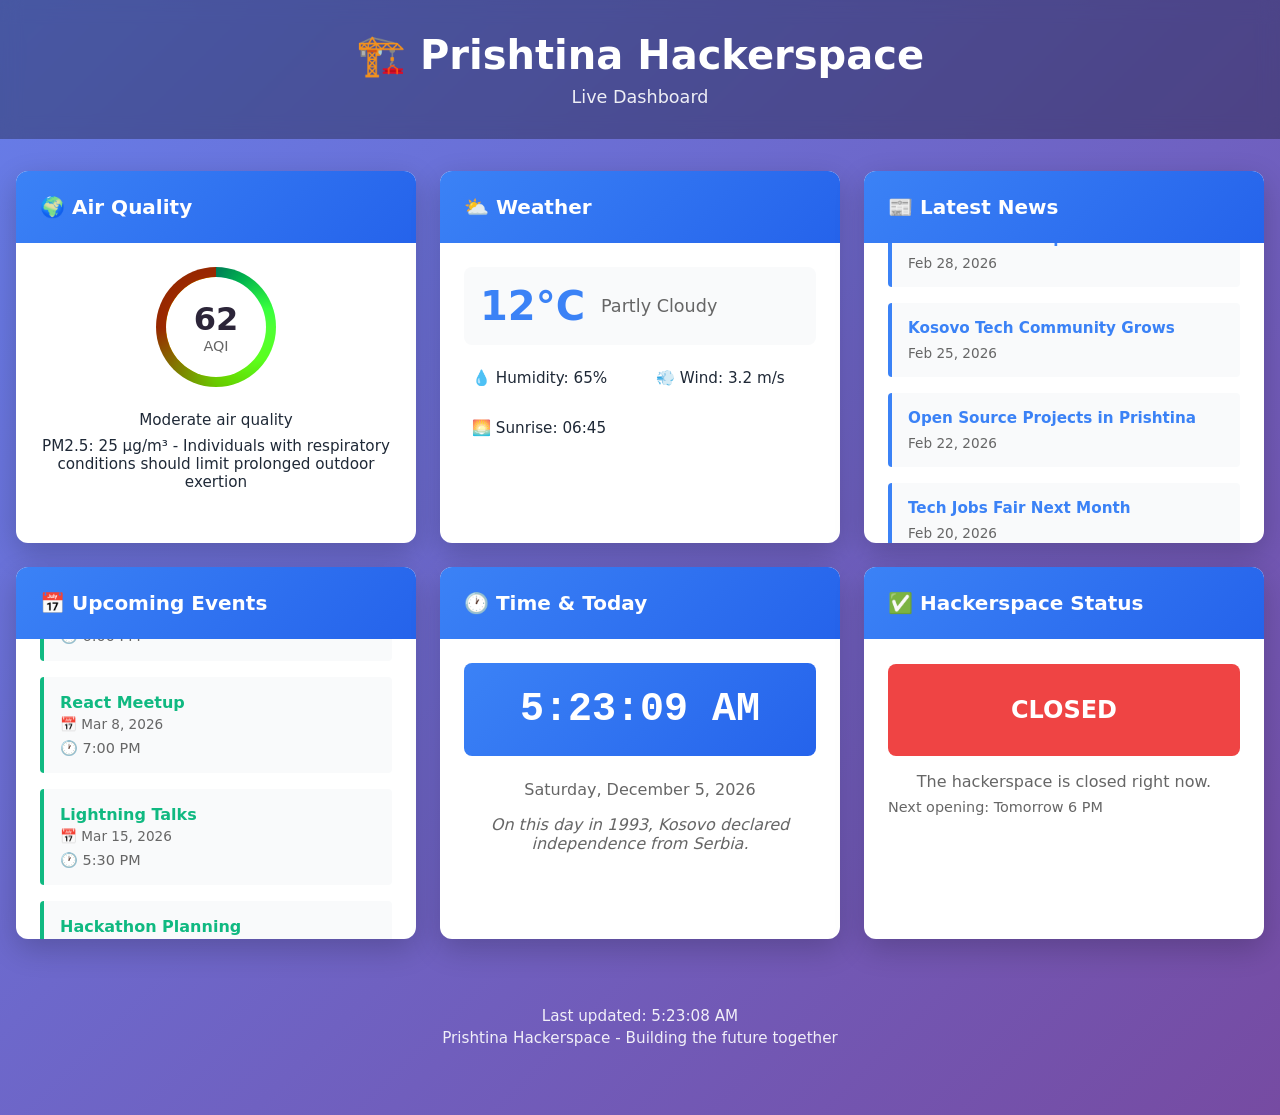
<file: option-2-dashboard/index.html>
<!DOCTYPE html>
<html lang="en">
<head>
    <meta charset="UTF-8">
    <meta name="viewport" content="width=device-width, initial-scale=1.0">
    <title>Prishtina Hackerspace Dashboard</title>
    <link rel="stylesheet" href="style.css">
</head>
<body>
    <header class="header">
        <h1>🏗️ Prishtina Hackerspace</h1>
        <p>Live Dashboard</p>
    </header>

    <main class="dashboard">
        <!-- Widget 1: Air Quality -->
        <div class="widget" id="air-quality">
            <h2>🌍 Air Quality</h2>
            <div class="widget-content">
                <div class="air-gauge">
                    <div class="gauge-circle">
                        <span class="gauge-value" id="aqi-value">--</span>
                        <span class="gauge-label">AQI</span>
                    </div>
                </div>
                <div class="air-info">
                    <p id="air-status">Loading...</p>
                    <p id="air-detail"></p>
                </div>
            </div>
        </div>

        <!-- Widget 2: Weather -->
        <div class="widget" id="weather">
            <h2>⛅ Weather</h2>
            <div class="widget-content">
                <div class="weather-main">
                    <span class="temp" id="temp">--°C</span>
                    <span class="condition" id="condition">Loading...</span>
                </div>
                <div class="weather-details">
                    <p>💧 Humidity: <span id="humidity">--</span>%</p>
                    <p>💨 Wind: <span id="wind">--</span> m/s</p>
                    <p>🌅 Sunrise: <span id="sunrise">--</span></p>
                </div>
            </div>
        </div>

        <!-- Widget 3: News Headlines -->
        <div class="widget" id="news">
            <h2>📰 Latest News</h2>
            <div class="widget-content" id="news-feed">
                <p>Loading news...</p>
            </div>
        </div>

        <!-- Widget 4: FLOSSK Events -->
        <div class="widget" id="events">
            <h2>📅 Upcoming Events</h2>
            <div class="widget-content" id="events-feed">
                <p>Loading events...</p>
            </div>
        </div>

        <!-- Widget 5: Clock & History -->
        <div class="widget" id="clock">
            <h2>🕐 Time & Today</h2>
            <div class="widget-content">
                <div class="clock-display">
                    <span id="current-time">--:--:--</span>
                </div>
                <div class="date-info">
                    <p id="current-date">Loading...</p>
                    <p id="history-fact" style="margin-top: 1rem; font-style: italic; color: #666;">Loading today's history...</p>
                </div>
            </div>
        </div>

        <!-- Widget 6: Status -->
        <div class="widget" id="status">
            <h2>✅ Hackerspace Status</h2>
            <div class="widget-content">
                <div class="status-indicator closed" id="status-indicator">
                    <span id="status-text">CLOSED</span>
                </div>
                <p id="status-description">The hackerspace is closed.</p>
                <p id="next-open" style="margin-top: 0.5rem; color: #666; font-size: 0.9rem;">Next opening: Tomorrow 6 PM</p>
            </div>
        </div>
    </main>

    <footer class="footer">
        <p>Last updated: <span id="last-update">now</span></p>
        <p>Prishtina Hackerspace - Building the future together</p>
    </footer>

    <script src="script.js"></script>
</body>
</html>
</file>
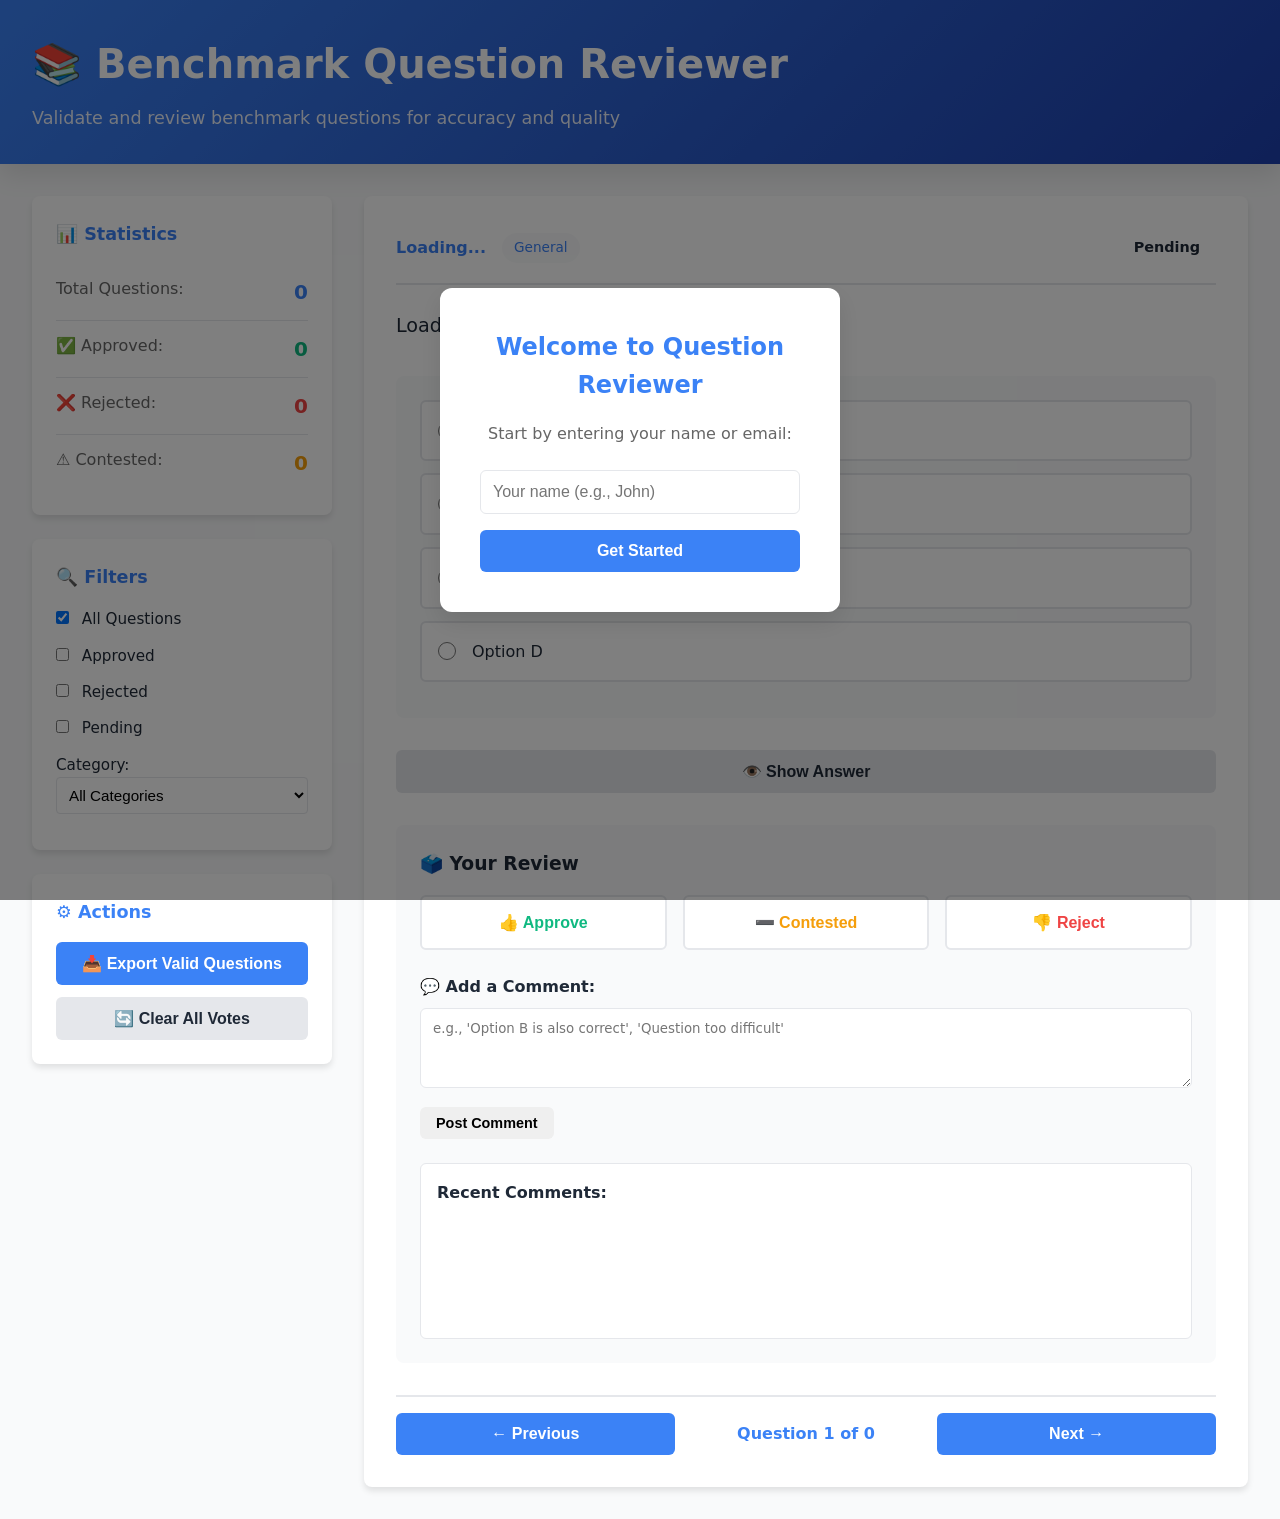
<file: option-3-question-reviewer/index.html>
<!DOCTYPE html>
<html lang="en">
<head>
    <meta charset="UTF-8">
    <meta name="viewport" content="width=device-width, initial-scale=1.0">
    <title>Benchmark Question Reviewer</title>
    <link rel="stylesheet" href="style.css">
</head>
<body>
    <div class="container">
        <!-- Header -->
        <header class="header">
            <div class="header-content">
                <h1>📚 Benchmark Question Reviewer</h1>
                <p>Validate and review benchmark questions for accuracy and quality</p>
            </div>
        </header>

        <!-- Main Content -->
        <main class="main-content">
            <!-- Sidebar with Statistics -->
            <aside class="sidebar">
                <div class="stats-card">
                    <h3>📊 Statistics</h3>
                    <div class="stat-item">
                        <span class="stat-label">Total Questions:</span>
                        <span class="stat-value" id="total-count">0</span>
                    </div>
                    <div class="stat-item">
                        <span class="stat-label">✅ Approved:</span>
                        <span class="stat-value approved" id="approved-count">0</span>
                    </div>
                    <div class="stat-item">
                        <span class="stat-label">❌ Rejected:</span>
                        <span class="stat-value rejected" id="rejected-count">0</span>
                    </div>
                    <div class="stat-item">
                        <span class="stat-label">⚠️ Contested:</span>
                        <span class="stat-value contested" id="contested-count">0</span>
                    </div>
                </div>

                <div class="filter-card">
                    <h3>🔍 Filters</h3>
                    <label>
                        <input type="checkbox" id="filter-all" checked> All Questions
                    </label>
                    <label>
                        <input type="checkbox" id="filter-approved"> Approved
                    </label>
                    <label>
                        <input type="checkbox" id="filter-rejected"> Rejected
                    </label>
                    <label>
                        <input type="checkbox" id="filter-pending"> Pending
                    </label>
                    <label>
                        Category:
                        <select id="category-filter">
                            <option value="">All Categories</option>
                            <option value="math">Mathematics</option>
                            <option value="science">Science</option>
                            <option value="history">History</option>
                            <option value="language">Language</option>
                            <option value="general">General Knowledge</option>
                        </select>
                    </label>
                </div>

                <div class="action-card">
                    <h3>⚙️ Actions</h3>
                    <button class="btn btn-primary" id="export-btn">📥 Export Valid Questions</button>
                    <button class="btn btn-secondary" id="clear-votes-btn">🔄 Clear All Votes</button>
                </div>
            </aside>

            <!-- Question Viewer -->
            <section class="question-section">
                <!-- Question Card -->
                <div class="question-card" id="question-card">
                    <div class="question-header">
                        <div class="author-info">
                            <strong id="question-author">Loading...</strong>
                            <span class="category-tag" id="question-category">General</span>
                        </div>
                        <div class="question-status" id="question-status">Pending</div>
                    </div>

                    <div class="question-text">
                        <p id="question-content">Loading question...</p>
                    </div>

                    <!-- Answer Options -->
                    <div class="options-container">
                        <label class="option" data-option="A">
                            <input type="radio" name="answer" value="A">
                            <span id="option-A">Option A</span>
                        </label>
                        <label class="option" data-option="B">
                            <input type="radio" name="answer" value="B">
                            <span id="option-B">Option B</span>
                        </label>
                        <label class="option" data-option="C">
                            <input type="radio" name="answer" value="C">
                            <span id="option-C">Option C</span>
                        </label>
                        <label class="option" data-option="D">
                            <input type="radio" name="answer" value="D">
                            <span id="option-D">Option D</span>
                        </label>
                    </div>

                    <!-- Action Buttons -->
                    <div class="button-group">
                        <button class="btn btn-reveal" id="reveal-btn">👁️ Show Answer</button>
                    </div>

                    <!-- Answer Display (Hidden initially) -->
                    <div class="answer-section" id="answer-section" style="display: none;">
                        <hr>
                        <div class="correct-answer">
                            <strong>✅ Correct Answer: <span id="correct-answer">A</span></strong>
                        </div>
                        <div class="explanation">
                            <h4>📖 Explanation:</h4>
                            <p id="explanation-text">Loading explanation...</p>
                        </div>
                    </div>
                </div>

                <!-- Voting/Review Section -->
                <div class="voting-section">
                    <h3>🗳️ Your Review</h3>
                    <div class="vote-buttons">
                        <button class="vote-btn thumbs-up" id="vote-up" title="This is a good question">
                            👍 Approve
                        </button>
                        <button class="vote-btn thumbs-neutral" id="vote-neutral" title="This question needs discussion">
                            ➖ Contested
                        </button>
                        <button class="vote-btn thumbs-down" id="vote-down" title="This is not a good question">
                            👎 Reject
                        </button>
                    </div>

                    <!-- Comment Section -->
                    <div class="comment-section">
                        <label for="comment-input">💬 Add a Comment:</label>
                        <textarea id="comment-input" placeholder="e.g., 'Option B is also correct', 'Question too difficult'"></textarea>
                        <button class="btn btn-small" id="submit-comment-btn">Post Comment</button>
                    </div>

                    <!-- Comments Display -->
                    <div class="comments-display" id="comments-display">
                        <h4>Recent Comments:</h4>
                        <div id="comments-list" style="min-height: 100px;"></div>
                    </div>
                </div>

                <!-- Navigation -->
                <div class="navigation">
                    <button class="btn btn-nav" id="prev-btn">← Previous</button>
                    <span class="question-counter">
                        Question <span id="current-question">1</span> of <span id="total-questions">0</span>
                    </span>
                    <button class="btn btn-nav" id="next-btn">Next →</button>
                </div>
            </section>
        </main>

        <!-- Login Section (Initially shown) -->
        <div class="login-overlay" id="login-overlay">
            <div class="login-box">
                <h2>Welcome to Question Reviewer</h2>
                <p>Start by entering your name or email:</p>
                <input type="text" id="username-input" placeholder="Your name (e.g., John)">
                <button class="btn btn-primary" id="login-btn" style="width: 100%;">Get Started</button>
            </div>
        </div>
    </div>

    <script src="data.js"></script>
    <script src="script.js"></script>
</body>
</html>
</file>
<file: option-2-dashboard/style.css>
* {
    margin: 0;
    padding: 0;
    box-sizing: border-box;
}

:root {
    --primary: #1f2937;
    --accent: #3b82f6;
    --success: #10b981;
    --warning: #f59e0b;
    --danger: #ef4444;
    --light: #f9fafb;
    --border: #e5e7eb;
}

body {
    font-family: 'Segoe UI', system-ui, sans-serif;
    background: linear-gradient(135deg, #667eea 0%, #764ba2 100%);
    color: var(--primary);
    min-height: 100vh;
    padding-bottom: 2rem;
}

header {
    background: rgba(0, 0, 0, 0.3);
    color: white;
    padding: 2rem;
    text-align: center;
    backdrop-filter: blur(10px);
    margin-bottom: 2rem;
}

header h1 {
    font-size: 2.5rem;
    margin-bottom: 0.5rem;
}

header p {
    font-size: 1.1rem;
    opacity: 0.9;
}

.dashboard {
    max-width: 1400px;
    margin: 0 auto;
    padding: 0 1rem;
    display: grid;
    grid-template-columns: repeat(auto-fit, minmax(300px, 1fr));
    gap: 1.5rem;
}

.widget {
    background: white;
    border-radius: 12px;
    box-shadow: 0 10px 30px rgba(0, 0, 0, 0.2);
    overflow: hidden;
    transition: transform 0.3s ease, box-shadow 0.3s ease;
    animation: slideUp 0.5s ease-out forwards;
    opacity: 0;
}

.widget:nth-child(1) { animation-delay: 0.1s; }
.widget:nth-child(2) { animation-delay: 0.2s; }
.widget:nth-child(3) { animation-delay: 0.3s; }
.widget:nth-child(4) { animation-delay: 0.4s; }
.widget:nth-child(5) { animation-delay: 0.5s; }
.widget:nth-child(6) { animation-delay: 0.6s; }

@keyframes slideUp {
    from {
        opacity: 0;
        transform: translateY(20px);
    }
    to {
        opacity: 1;
        transform: translateY(0);
    }
}

.widget:hover {
    transform: translateY(-5px);
    box-shadow: 0 15px 40px rgba(0, 0, 0, 0.3);
}

.widget h2 {
    background: linear-gradient(135deg, var(--accent) 0%, #2563eb 100%);
    color: white;
    padding: 1.5rem;
    font-size: 1.25rem;
    margin: 0;
}

.widget-content {
    padding: 1.5rem;
    min-height: 200px;
    display: flex;
    flex-direction: column;
    justify-content: center;
}

/* Air Quality Widget */
.air-gauge {
    display: flex;
    justify-content: center;
    margin-bottom: 1rem;
}

.gauge-circle {
    width: 120px;
    height: 120px;
    border-radius: 50%;
    background: conic-gradient(
        green 0deg,
        yellow 90deg,
        orange 180deg,
        red 270deg
    );
    display: flex;
    flex-direction: column;
    align-items: center;
    justify-content: center;
    box-shadow: inset 0 0 20px rgba(0, 0, 0, 0.1);
}

.gauge-circle::before {
    content: '';
    width: 100px;
    height: 100px;
    border-radius: 50%;
    background: white;
    position: absolute;
}

.gauge-value {
    font-size: 2rem;
    font-weight: bold;
    color: var(--primary);
    z-index: 1;
}

.gauge-label {
    font-size: 0.9rem;
    color: #666;
    z-index: 1;
}

.air-info {
    text-align: center;
}

.air-info p {
    margin: 0.5rem 0;
    font-size: 0.95rem;
}

/* Weather Widget */
.weather-main {
    display: flex;
    gap: 1rem;
    align-items: center;
    margin-bottom: 1rem;
    padding: 1rem;
    background: var(--light);
    border-radius: 8px;
}

.temp {
    font-size: 2.5rem;
    font-weight: bold;
    color: var(--accent);
}

.condition {
    font-size: 1.1rem;
    color: #666;
}

.weather-details {
    display: grid;
    grid-template-columns: 1fr 1fr;
    gap: 1rem;
}

.weather-details p {
    font-size: 0.95rem;
    padding: 0.5rem;
}

/* News Widget */
#news-feed {
    max-height: 300px;
    overflow-y: auto;
}

.news-item {
    padding: 1rem;
    border-left: 4px solid var(--accent);
    margin-bottom: 1rem;
    background: var(--light);
    border-radius: 4px;
    transition: background 0.3s;
}

.news-item:hover {
    background: #f3f4f6;
}

.news-item h4 {
    color: var(--accent);
    margin-bottom: 0.5rem;
    font-size: 0.95rem;
}

.news-item p {
    font-size: 0.85rem;
    color: #666;
}

/* Events Widget */
#events-feed {
    max-height: 300px;
    overflow-y: auto;
}

.event-item {
    padding: 1rem;
    border-left: 4px solid var(--success);
    margin-bottom: 1rem;
    background: var(--light);
    border-radius: 4px;
    transition: background 0.3s;
}

.event-item:hover {
    background: #f3f4f6;
}

.event-item h4 {
    color: var(--success);
    margin-bottom: 0.25rem;
}

.event-item .event-date {
    font-size: 0.85rem;
    color: #666;
    margin-bottom: 0.5rem;
}

.event-item p {
    font-size: 0.9rem;
    color: #666;
}

/* Clock Widget */
.clock-display {
    text-align: center;
    padding: 1.5rem;
    background: linear-gradient(135deg, var(--accent) 0%, #2563eb 100%);
    border-radius: 8px;
    margin-bottom: 1rem;
}

#current-time {
    font-size: 2.5rem;
    font-weight: bold;
    color: white;
    font-family: 'Courier New', monospace;
}

.date-info {
    text-align: center;
}

.date-info p {
    margin: 0.5rem 0;
    color: #666;
}

/* Status Widget */
.status-indicator {
    text-align: center;
    padding: 2rem;
    border-radius: 8px;
    margin-bottom: 1rem;
    font-size: 1.5rem;
    font-weight: bold;
    color: white;
    transition: all 0.3s;
}

.status-indicator.open {
    background: var(--success);
}

.status-indicator.closed {
    background: var(--danger);
}

.status-indicator.busy {
    background: var(--warning);
}

#status-description {
    text-align: center;
    color: #666;
}

/* Footer */
.footer {
    max-width: 1400px;
    margin: 2rem auto 0;
    padding: 2rem;
    text-align: center;
    color: white;
    opacity: 0.9;
}

.footer p {
    margin: 0.25rem 0;
    font-size: 0.95rem;
}

/* Responsive */
@media (max-width: 768px) {
    header h1 {
        font-size: 1.8rem;
    }

    .dashboard {
        grid-template-columns: 1fr;
        gap: 1rem;
        padding: 0 0.5rem;
    }

    .gaugle-circle {
        width: 100px;
        height: 100px;
    }

    .gauge-value {
        font-size: 1.5rem;
    }

    .temp {
        font-size: 2rem;
    }

    .weather-details {
        grid-template-columns: 1fr;
    }
}

/* Scrollbar Styling */
::-webkit-scrollbar {
    width: 8px;
}

::-webkit-scrollbar-track {
    background: var(--light);
}

::-webkit-scrollbar-thumb {
    background: var(--accent);
    border-radius: 4px;
}

::-webkit-scrollbar-thumb:hover {
    background: #2563eb;
}
</file>
<file: option-3-question-reviewer/style.css>
* {
    margin: 0;
    padding: 0;
    box-sizing: border-box;
}

:root {
    --primary: #3b82f6;
    --secondary: #1e40af;
    --success: #10b981;
    --warning: #f59e0b;
    --danger: #ef4444;
    --text: #1f2937;
    --light: #f9fafb;
    --border: #e5e7eb;
    --shadow: 0 4px 6px rgba(0, 0, 0, 0.1);
    --shadow-lg: 0 10px 25px rgba(0, 0, 0, 0.1);
}

body {
    font-family: 'Segoe UI', system-ui, sans-serif;
    background: var(--light);
    color: var(--text);
    line-height: 1.6;
}

.container {
    max-width: 1400px;
    margin: 0 auto;
}

/* Header */
.header {
    background: linear-gradient(135deg, var(--primary) 0%, var(--secondary) 100%);
    color: white;
    padding: 2rem;
    box-shadow: var(--shadow-lg);
}

.header-content {
    max-width: 1400px;
    margin: 0 auto;
}

.header h1 {
    font-size: 2.5rem;
    margin-bottom: 0.5rem;
}

.header p {
    font-size: 1.1rem;
    opacity: 0.9;
}

/* Main Content Layout */
.main-content {
    display: grid;
    grid-template-columns: 300px 1fr;
    gap: 2rem;
    padding: 2rem;
    max-width: 1400px;
    margin: 0 auto;
}

/* Sidebar */
.sidebar {
    display: flex;
    flex-direction: column;
    gap: 1.5rem;
}

.stats-card,
.filter-card,
.action-card {
    background: white;
    border-radius: 8px;
    padding: 1.5rem;
    box-shadow: var(--shadow);
}

.stats-card h3,
.filter-card h3,
.action-card h3 {
    margin-bottom: 1rem;
    color: var(--primary);
    font-size: 1.1rem;
}

.stat-item {
    display: flex;
    justify-content: space-between;
    padding: 0.75rem 0;
    border-bottom: 1px solid var(--border);
}

.stat-item:last-child {
    border-bottom: none;
}

.stat-label {
    color: #666;
}

.stat-value {
    font-weight: bold;
    font-size: 1.25rem;
    color: var(--primary);
}

.stat-value.approved {
    color: var(--success);
}

.stat-value.rejected {
    color: var(--danger);
}

.stat-value.contested {
    color: var(--warning);
}

.filter-card label,
.filter-card select {
    display: block;
    margin-bottom: 0.75rem;
    font-size: 0.95rem;
}

.filter-card input[type="checkbox"] {
    margin-right: 0.5rem;
    cursor: pointer;
}

.filter-card select {
    width: 100%;
    padding: 0.5rem;
    border: 1px solid var(--border);
    border-radius: 4px;
    background: white;
}

.action-card .btn {
    width: 100%;
    margin-bottom: 0.75rem;
}

.action-card .btn:last-child {
    margin-bottom: 0;
}

/* Question Section */
.question-section {
    background: white;
    border-radius: 8px;
    padding: 2rem;
    box-shadow: var(--shadow);
}

.question-card {
    margin-bottom: 2rem;
}

.question-header {
    display: flex;
    justify-content: space-between;
    align-items: center;
    margin-bottom: 1.5rem;
    padding-bottom: 1rem;
    border-bottom: 2px solid var(--border);
}

.author-info {
    display: flex;
    gap: 1rem;
    align-items: center;
}

.author-info strong {
    color: var(--primary);
}

.category-tag {
    background: var(--light);
    padding: 0.25rem 0.75rem;
    border-radius: 20px;
    font-size: 0.85rem;
    color: var(--primary);
}

.question-status {
    padding: 0.5rem 1rem;
    border-radius: 20px;
    font-weight: bold;
    font-size: 0.9rem;
}

.question-status.pending {
    background: #fef3c7;
    color: #92400e;
}

.question-status.approved {
    background: #dcfce7;
    color: #166534;
}

.question-status.rejected {
    background: #fee2e2;
    color: #991b1b;
}

.question-text {
    margin-bottom: 2rem;
}

.question-text p {
    font-size: 1.2rem;
    line-height: 1.8;
    color: var(--text);
}

/* Options Container */
.options-container {
    margin-bottom: 2rem;
    background: var(--light);
    padding: 1.5rem;
    border-radius: 8px;
}

.option {
    display: flex;
    align-items: center;
    padding: 1rem;
    margin-bottom: 0.75rem;
    background: white;
    border: 2px solid var(--border);
    border-radius: 6px;
    cursor: pointer;
    transition: all 0.3s ease;
}

.option:hover {
    border-color: var(--primary);
    background: #f0f7ff;
}

.option input[type="radio"] {
    margin-right: 1rem;
    cursor: pointer;
    width: 18px;
    height: 18px;
}

.option span {
    flex: 1;
    font-size: 1rem;
}

.option input[type="radio"]:checked + span {
    color: var(--primary);
    font-weight: bold;
}

.option.correct {
    border-color: var(--success);
    background: #f0fdf4;
}

.option.incorrect {
    border-color: var(--danger);
    background: #fef2f2;
}

/* Button Groups */
.button-group {
    display: flex;
    gap: 1rem;
    margin-bottom: 1rem;
}

.btn {
    padding: 0.75rem 1.5rem;
    border: none;
    border-radius: 6px;
    font-size: 1rem;
    font-weight: bold;
    cursor: pointer;
    transition: all 0.3s ease;
    text-align: center;
    text-decoration: none;
}

.btn-primary {
    background: var(--primary);
    color: white;
}

.btn-primary:hover {
    background: var(--secondary);
    transform: translateY(-2px);
    box-shadow: var(--shadow-lg);
}

.btn-secondary {
    background: var(--border);
    color: var(--text);
}

.btn-secondary:hover {
    background: #d1d5db;
}

.btn-reveal {
    background: var(--border);
    color: var(--text);
    width: 100%;
}

.btn-reveal:hover {
    background: #d1d5db;
}

.btn-small {
    padding: 0.5rem 1rem;
    font-size: 0.9rem;
}

.btn-nav {
    flex: 1;
    background: var(--primary);
    color: white;
}

.btn-nav:hover {
    background: var(--secondary);
}

/* Answer Section */
.answer-section {
    background: #f0fdf4;
    border-left: 4px solid var(--success);
    padding: 1.5rem;
    border-radius: 6px;
    margin-top: 1rem;
}

.correct-answer {
    font-size: 1.1rem;
    margin-bottom: 1rem;
    color: var(--success);
}

.explanation h4 {
    margin-bottom: 0.75rem;
    color: var(--text);
}

.explanation p {
    color: #666;
    line-height: 1.8;
}

/* Voting Section */
.voting-section {
    background: #f9fafb;
    border-radius: 8px;
    padding: 1.5rem;
    margin-bottom: 2rem;
}

.voting-section h3 {
    margin-bottom: 1rem;
    color: var(--text);
}

.vote-buttons {
    display: flex;
    gap: 1rem;
    margin-bottom: 1.5rem;
}

.vote-btn {
    flex: 1;
    padding: 1rem;
    border: 2px solid var(--border);
    background: white;
    border-radius: 6px;
    font-size: 1rem;
    font-weight: bold;
    cursor: pointer;
    transition: all 0.3s ease;
}

.vote-btn:hover {
    transform: translateY(-2px);
}

.vote-btn.thumbs-up {
    color: var(--success);
}

.vote-btn.thumbs-up:hover,
.vote-btn.thumbs-up.active {
    border-color: var(--success);
    background: #f0fdf4;
}

.vote-btn.thumbs-down {
    color: var(--danger);
}

.vote-btn.thumbs-down:hover,
.vote-btn.thumbs-down.active {
    border-color: var(--danger);
    background: #fef2f2;
}

.vote-btn.thumbs-neutral {
    color: var(--warning);
}

.vote-btn.thumbs-neutral:hover,
.vote-btn.thumbs-neutral.active {
    border-color: var(--warning);
    background: #fffbeb;
}

/* Comment Section */
.comment-section {
    margin-bottom: 1.5rem;
}

.comment-section label {
    display: block;
    margin-bottom: 0.5rem;
    font-weight: bold;
    color: var(--text);
}

.comment-section textarea {
    width: 100%;
    padding: 0.75rem;
    border: 1px solid var(--border);
    border-radius: 6px;
    font-family: inherit;
    margin-bottom: 0.75rem;
    min-height: 80px;
    resize: vertical;
}

/* Comments Display */
.comments-display {
    background: white;
    padding: 1rem;
    border-radius: 6px;
    border: 1px solid var(--border);
}

.comments-display h4 {
    margin-bottom: 1rem;
    color: var(--text);
}

.comment {
    background: var(--light);
    padding: 0.75rem;
    border-radius: 4px;
    margin-bottom: 0.75rem;
    border-left: 3px solid var(--primary);
}

.comment-user {
    font-weight: bold;
    color: var(--primary);
    font-size: 0.9rem;
}

.comment-text {
    margin-top: 0.25rem;
    color: #666;
}

/* Navigation */
.navigation {
    display: flex;
    align-items: center;
    gap: 1rem;
    margin-top: 2rem;
    padding-top: 1rem;
    border-top: 2px solid var(--border);
}

.question-counter {
    flex: 1;
    text-align: center;
    font-weight: bold;
    color: var(--primary);
}

/* Login Overlay */
.login-overlay {
    position: fixed;
    top: 0;
    left: 0;
    right: 0;
    bottom: 0;
    background: rgba(0, 0, 0, 0.5);
    display: flex;
    align-items: center;
    justify-content: center;
    z-index: 1000;
}

.login-box {
    background: white;
    padding: 2.5rem;
    border-radius: 12px;
    max-width: 400px;
    width: 90%;
    box-shadow: var(--shadow-lg);
    text-align: center;
}

.login-box h2 {
    margin-bottom: 1rem;
    color: var(--primary);
}

.login-box p {
    margin-bottom: 1.5rem;
    color: #666;
}

.login-box input {
    width: 100%;
    padding: 0.75rem;
    margin-bottom: 1rem;
    border: 1px solid var(--border);
    border-radius: 6px;
    font-size: 1rem;
}

/* Responsive Design */
@media (max-width: 1024px) {
    .main-content {
        grid-template-columns: 1fr;
    }

    .vote-buttons {
        flex-direction: column;
    }
}

@media (max-width: 768px) {
    .header h1 {
        font-size: 1.8rem;
    }

    .main-content {
        padding: 1rem;
        gap: 1rem;
    }

    .question-section {
        padding: 1rem;
    }

    .navigation {
        flex-direction: column;
    }

    .navigation .btn {
        width: 100%;
    }
}
</file>
